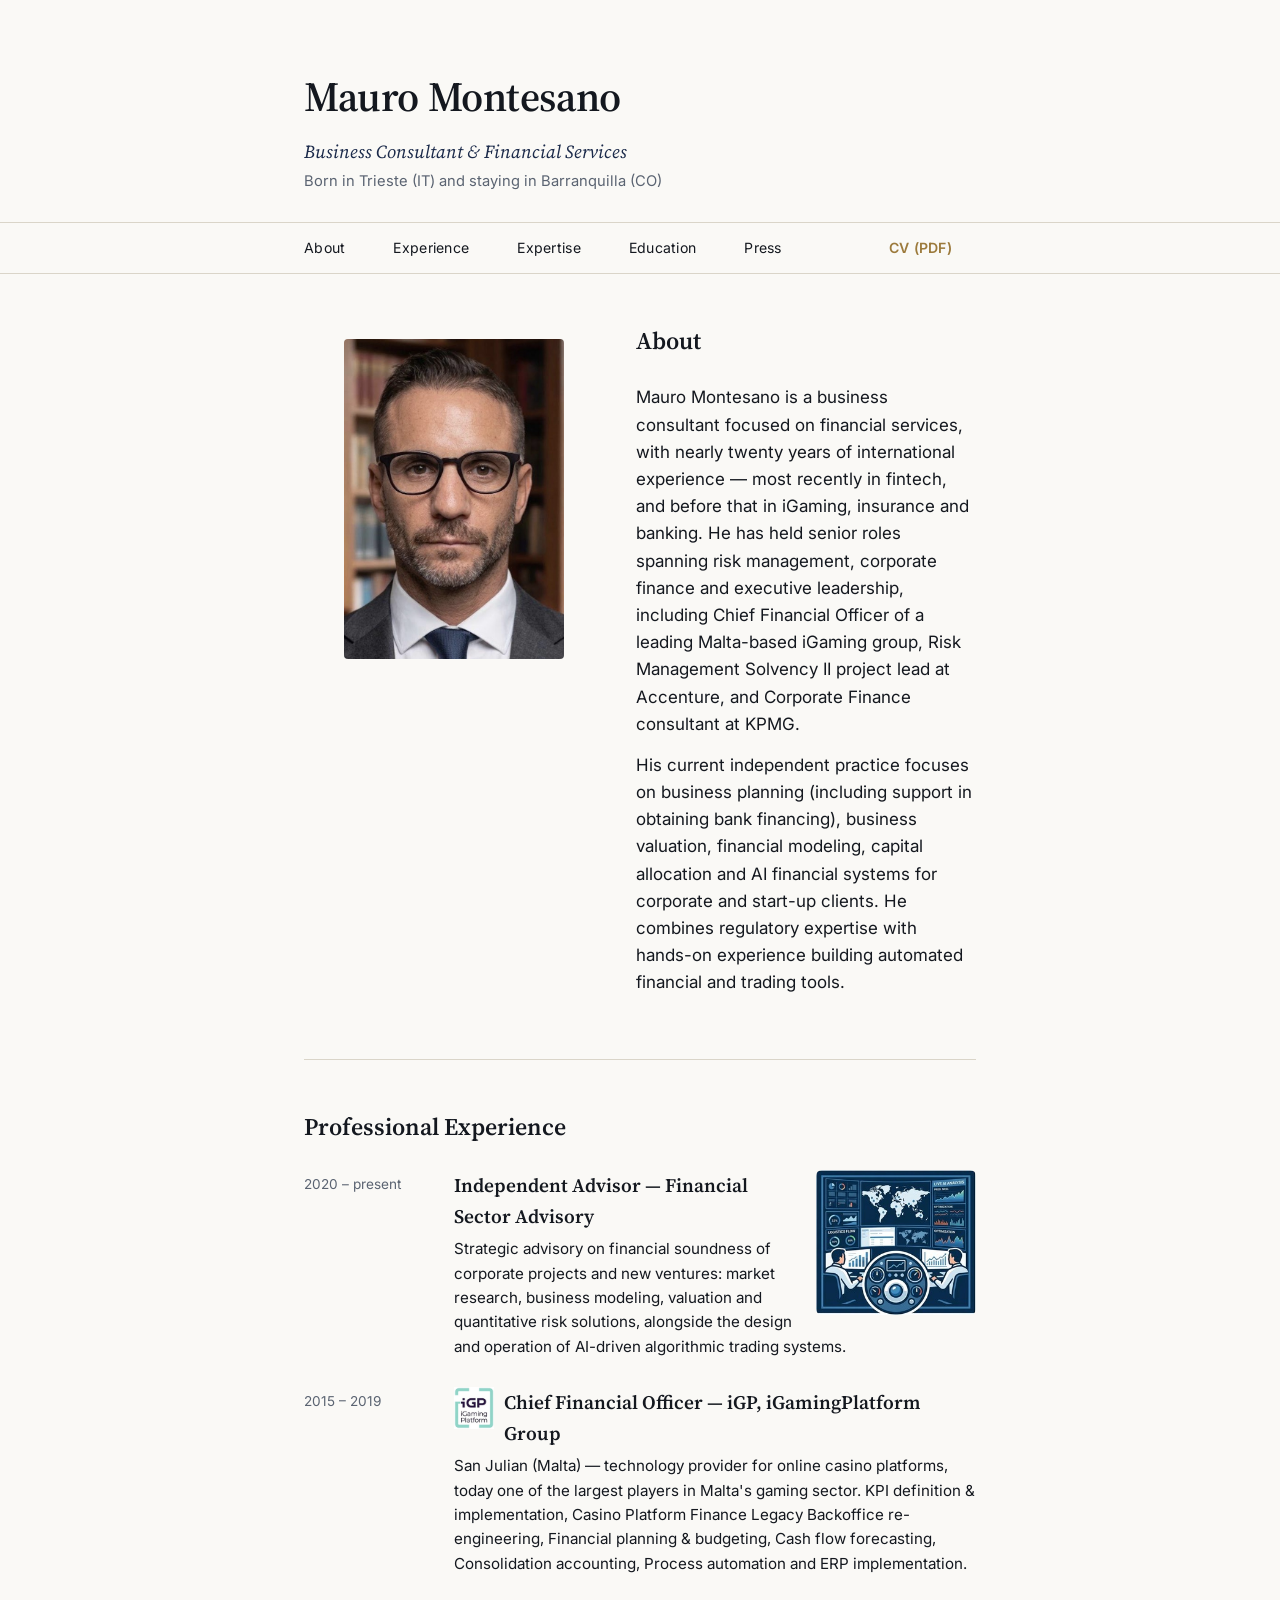
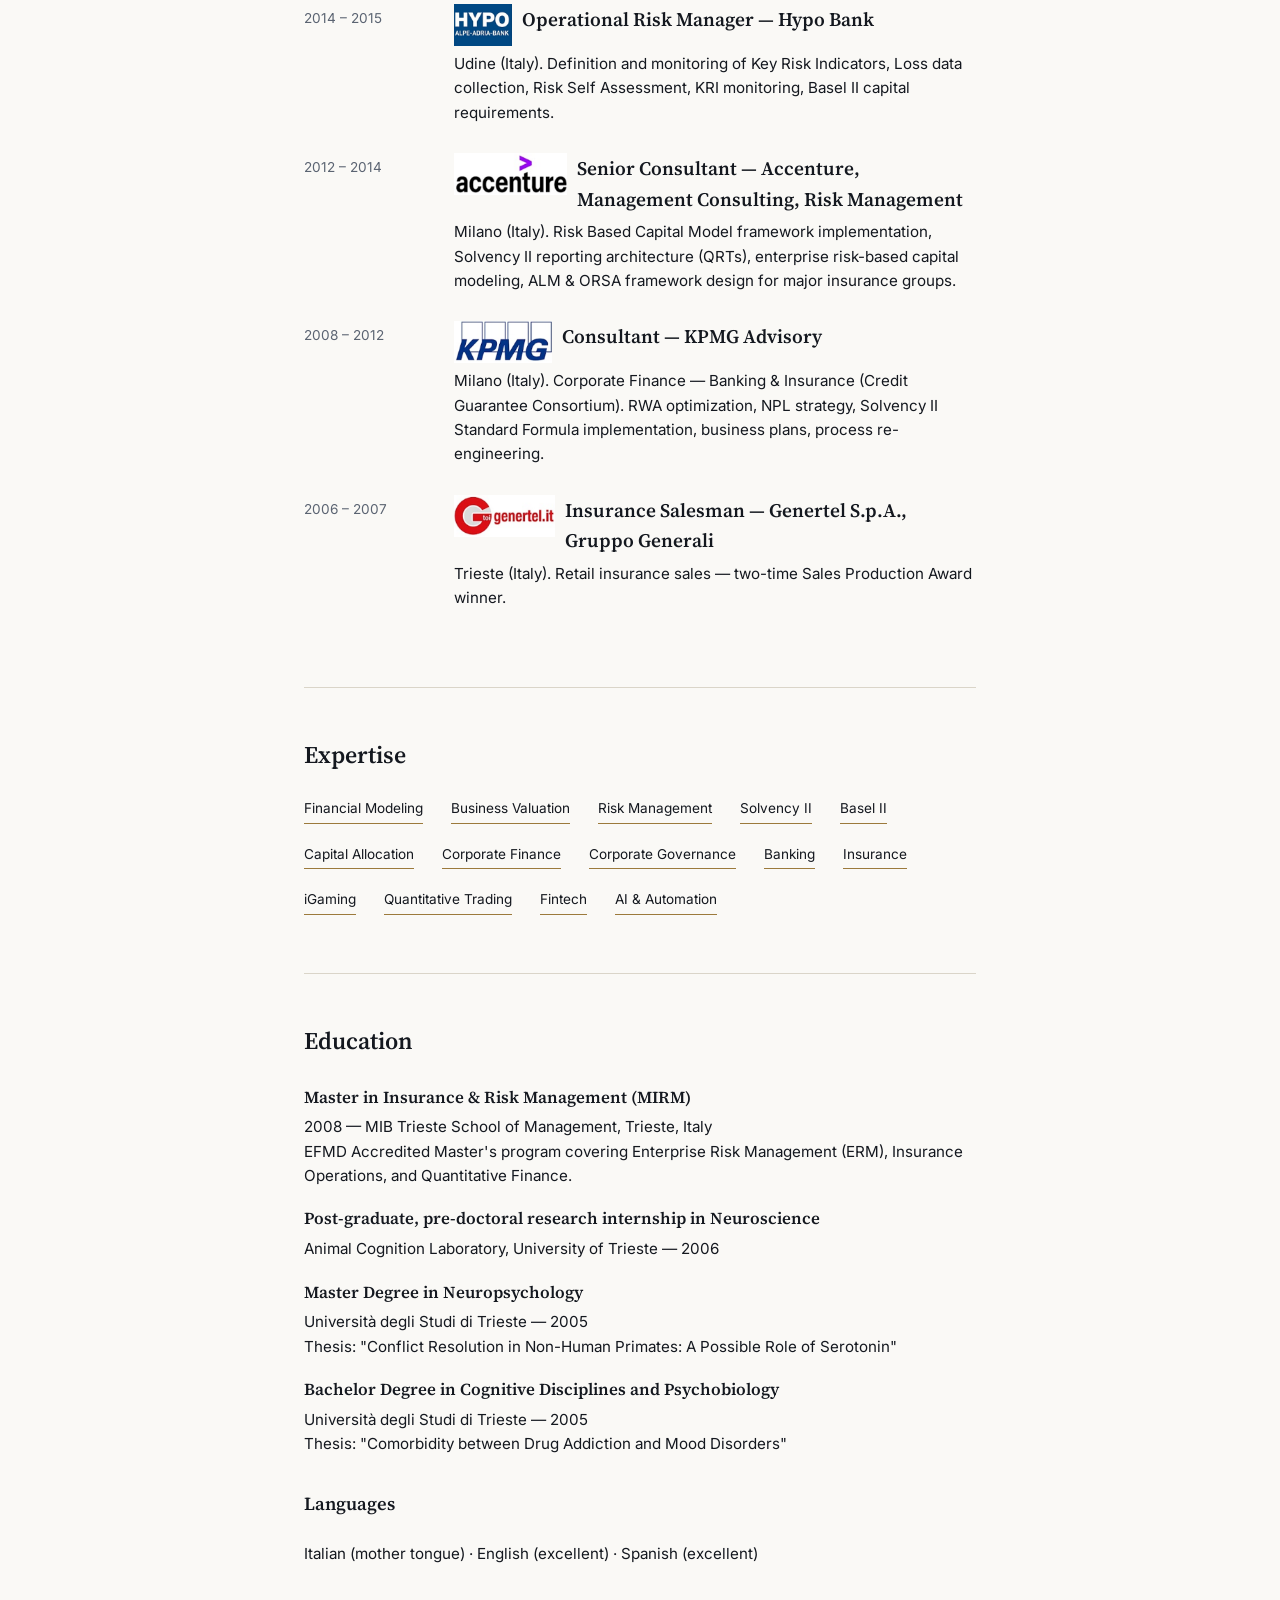
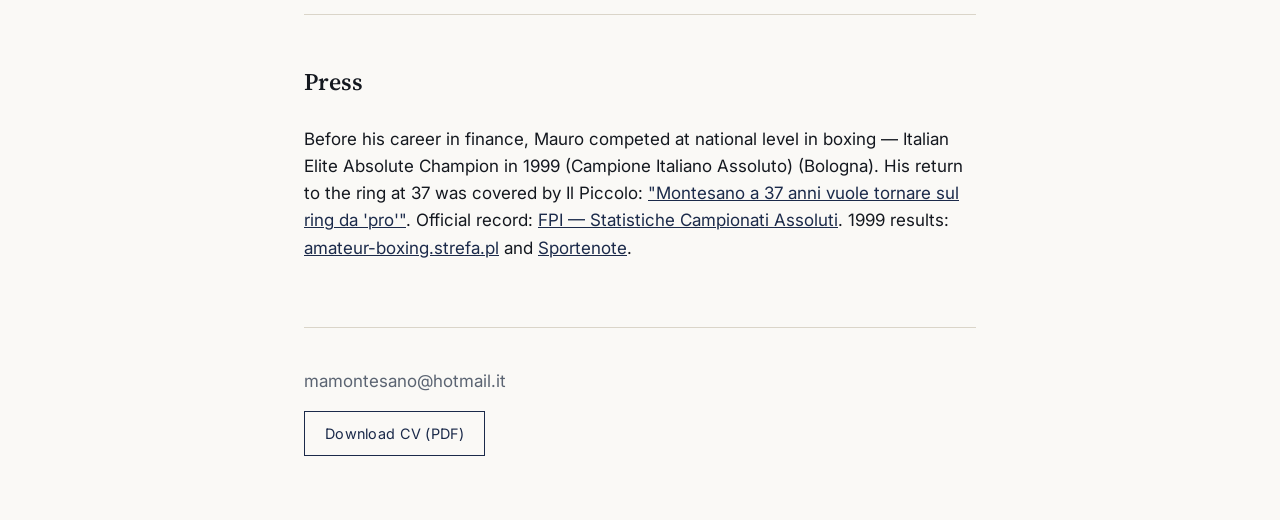
<file: index.html>
<!DOCTYPE html>
<html lang="en">
<head>
<!-- Google tag (gtag.js) -->
<script async src="https://www.googletagmanager.com/gtag/js?id=G-VWJ1W73FJ3"></script>
<script>
  window.dataLayer = window.dataLayer || [];
  function gtag(){dataLayer.push(arguments);}
  gtag('js', new Date());

  gtag('config', 'G-VWJ1W73FJ3');
</script>
<meta charset="UTF-8">
<meta name="viewport" content="width=device-width, initial-scale=1.0">
<title>Mauro Montesano | Financial Services &amp; Business Consultant</title>
<meta name="description" content="Mauro Montesano is a financial services and business consultant specializing in banking, insurance, financial modeling, risk management, valuation, capital allocation and fintech.">
<link rel="canonical" href="https://mauromontesano.com/">
<meta property="og:type" content="profile">
<meta property="og:title" content="Mauro Montesano | Financial Services & Business Consultant">
<meta property="og:description" content="Business consultant specializing in banking, insurance, financial modeling, risk management, valuation, capital allocation and fintech.">
<meta property="og:image" content="https://mauromontesano.com/mauro-photo.jpg">
<meta property="og:url" content="https://mauromontesano.com/">
<link rel="preconnect" href="https://fonts.googleapis.com">
<link rel="preconnect" href="https://fonts.gstatic.com" crossorigin>
<link href="https://fonts.googleapis.com/css2?family=Source+Serif+4:opsz,wght@8..60,400;8..60,600;8..60,700&family=Inter:wght@400;500;600&display=swap" rel="stylesheet">
<link rel="stylesheet" href="style.css">
<script type="application/ld+json">
{
  "@context": "https://schema.org",
  "@type": "Person",
  "name": "Mauro Montesano",
  "jobTitle": "Financial Services & Business Consultant",
  "url": "https://mauromontesano.com/",
  "image": "https://mauromontesano.com/mauro-photo.jpg",
  "email": "mailto:mamontesano@hotmail.it",
  "address": {
    "@type": "PostalAddress",
    "addressLocality": "Barranquilla",
    "addressCountry": "CO"
  },
  "birthPlace": "Trieste, Italy",
  "alumniOf": [
    {"@type": "CollegeOrUniversity", "name": "MIB School of Management"},
    {"@type": "CollegeOrUniversity", "name": "Università degli Studi di Trieste"}
  ],
  "worksFor": {
    "@type": "Organization",
    "name": "Independent Advisor"
  },
  "knowsAbout": ["Banking", "Insurance", "Financial Modeling", "Risk Management", "Solvency II", "Capital Allocation", "Corporate Finance", "iGaming", "Quantitative Trading", "Fintech"],
  "sameAs": [
    "https://www.ilpiccolo.it/sport/montesano-a-37-anni-vuole-tornare-sul-ring-da-pro-gf940ly8"
  ]
}
</script>
</head>
<body>

<header class="site-header">
  <div class="wrap">
    <h1>Mauro Montesano</h1>
    <p class="tagline">Business Consultant &amp; Financial Services</p>
    <p class="location">Born in Trieste (IT) and staying in Barranquilla (CO)</p>
  </div>
</header>

<nav class="site-nav">
  <div class="wrap">
    <a href="#about">About</a>
    <a href="#experience">Experience</a>
    <a href="#expertise">Expertise</a>
    <a href="#education">Education</a>
    <a href="#press">Press</a>
    <a href="Mauro_Montesano_CV.pdf">CV (PDF)</a>
  </div>
</nav>

<main class="wrap">

  <section id="about" class="section about">
    <figure class="portrait">
      <img src="mauro-photo.jpg" alt="Portrait of Mauro Montesano" width="240" height="240">
    </figure>
    <div class="about-text">
      <h2>About</h2>
      <p>Mauro Montesano is a business consultant focused on financial services, with nearly twenty years of international experience — most recently in fintech, and before that in iGaming, insurance and banking. He has held senior roles spanning risk management, corporate finance and executive leadership, including Chief Financial Officer of a leading Malta-based iGaming group, Risk Management Solvency II project lead at Accenture, and Corporate Finance consultant at KPMG.</p>
      <p>His current independent practice focuses on business planning (including support in obtaining bank financing), business valuation, financial modeling, capital allocation and AI financial systems for corporate and start-up clients. He combines regulatory expertise with hands-on experience building automated financial and trading tools.</p>
    </div>
  </section>

  <section id="experience" class="section">
    <h2>Professional Experience</h2>

    <article class="role">
      <div class="role-meta">
        <span class="dates">2020 – present</span>
      </div>
      <div class="role-body">
        <img class="advisor-banner" src="advisor-banner.jpg" alt="Independent advisory illustration">
        <h3>Independent Advisor — Financial Sector Advisory</h3>
        <p class="role-sub">Strategic advisory on financial soundness of corporate projects and new ventures: market research, business modeling, valuation and quantitative risk solutions, alongside the design and operation of AI-driven algorithmic trading systems.</p>
      </div>
    </article>

    <article class="role">
      <div class="role-meta"><span class="dates">2015 – 2019</span></div>
      <div class="role-body">
        <div class="role-header"><img class="company-logo" src="igp.png" alt="iGP logo"><h3>Chief Financial Officer — iGP, iGamingPlatform Group</h3></div>
        <p class="role-sub">San Julian (Malta) — technology provider for online casino platforms, today one of the largest players in Malta's gaming sector. KPI definition &amp; implementation, Casino Platform Finance Legacy Backoffice re-engineering, Financial planning &amp; budgeting, Cash flow forecasting, Consolidation accounting, Process automation and ERP implementation.</p>
      </div>
    </article>

    <article class="role">
      <div class="role-meta"><span class="dates">2014 – 2015</span></div>
      <div class="role-body">
        <div class="role-header"><img class="company-logo" src="hypo.png" alt="Hypo Alpe-Adria-Bank logo"><h3>Operational Risk Manager — Hypo Bank</h3></div>
        <p class="role-sub">Udine (Italy). Definition and monitoring of Key Risk Indicators, Loss data collection, Risk Self Assessment, KRI monitoring, Basel II capital requirements.</p>
      </div>
    </article>

    <article class="role">
      <div class="role-meta"><span class="dates">2012 – 2014</span></div>
      <div class="role-body">
        <div class="role-header"><img class="company-logo" src="accenture.png" alt="Accenture logo"><h3>Senior Consultant — Accenture, Management Consulting, Risk Management</h3></div>
        <p class="role-sub">Milano (Italy). Risk Based Capital Model framework implementation, Solvency II reporting architecture (QRTs), enterprise risk-based capital modeling, ALM &amp; ORSA framework design for major insurance groups.</p>
      </div>
    </article>

    <article class="role">
      <div class="role-meta"><span class="dates">2008 – 2012</span></div>
      <div class="role-body">
        <div class="role-header"><img class="company-logo" src="kpmg.png" alt="KPMG logo"><h3>Consultant — KPMG Advisory</h3></div>
        <p class="role-sub">Milano (Italy). Corporate Finance — Banking &amp; Insurance (Credit Guarantee Consortium). RWA optimization, NPL strategy, Solvency II Standard Formula implementation, business plans, process re-engineering.</p>
      </div>
    </article>

    <article class="role">
      <div class="role-meta"><span class="dates">2006 – 2007</span></div>
      <div class="role-body">
        <div class="role-header"><img class="company-logo" src="genertel.png" alt="Genertel logo"><h3>Insurance Salesman — Genertel S.p.A., Gruppo Generali</h3></div>
        <p class="role-sub">Trieste (Italy). Retail insurance sales — two-time Sales Production Award winner.</p>
      </div>
    </article>
  </section>

  <section id="expertise" class="section">
    <h2>Expertise</h2>
    <ul class="tag-list">
      <li>Financial Modeling</li>
      <li>Business Valuation</li>
      <li>Risk Management</li>
      <li>Solvency II</li>
      <li>Basel II</li>
      <li>Capital Allocation</li>
      <li>Corporate Finance</li>
      <li>Corporate Governance</li>
      <li>Banking</li>
      <li>Insurance</li>
      <li>iGaming</li>
      <li>Quantitative Trading</li>
      <li>Fintech</li>
      <li>AI &amp; Automation</li>
    </ul>
  </section>

  <section id="education" class="section">
    <h2>Education</h2>
    <article class="edu">
      <h3>Master in Insurance &amp; Risk Management (MIRM)</h3>
      <p class="role-sub">2008 — MIB Trieste School of Management, Trieste, Italy</p>
      <p class="role-sub">EFMD Accredited Master's program covering Enterprise Risk Management (ERM), Insurance Operations, and Quantitative Finance.</p>
    </article>
    <article class="edu">
      <h3>Post-graduate, pre-doctoral research internship in Neuroscience</h3>
      <p class="role-sub">Animal Cognition Laboratory, University of Trieste — 2006</p>
    </article>
    <article class="edu">
      <h3>Master Degree in Neuropsychology</h3>
      <p class="role-sub">Università degli Studi di Trieste — 2005</p>
      <p class="role-sub">Thesis: "Conflict Resolution in Non-Human Primates: A Possible Role of Serotonin"</p>
    </article>
    <article class="edu">
      <h3>Bachelor Degree in Cognitive Disciplines and Psychobiology</h3>
      <p class="role-sub">Università degli Studi di Trieste — 2005</p>
      <p class="role-sub">Thesis: "Comorbidity between Drug Addiction and Mood Disorders"</p>
    </article>
    <h2 class="sub-h2">Languages</h2>
    <p class="role-sub">Italian (mother tongue) · English (excellent) · Spanish (excellent)</p>
  </section>

  <section id="press" class="section">
    <h2>Press</h2>
    <p>Before his career in finance, Mauro competed at national level in boxing — Italian Elite Absolute Champion in 1999 (Campione Italiano Assoluto) (Bologna). His return to the ring at 37 was covered by Il Piccolo: <a href="https://www.ilpiccolo.it/sport/montesano-a-37-anni-vuole-tornare-sul-ring-da-pro-gf940ly8" target="_blank" rel="noopener">"Montesano a 37 anni vuole tornare sul ring da 'pro'"</a>. Official record: <a href="https://www.fpi.it/pugilato-olimpico/statistiche-campionati-assoluti.html" target="_blank" rel="noopener">FPI — Statistiche Campionati Assoluti</a>. 1999 results: <a href="https://amateur-boxing.strefa.pl/1999Results.html" target="_blank" rel="noopener">amateur-boxing.strefa.pl</a> and <a href="https://www.sportenote.com/news_e.asp?da=54&id=10933" target="_blank" rel="noopener">Sportenote</a>.</p>
  </section>

</main>

<footer class="site-footer">
  <div class="wrap">
    <p>mamontesano@hotmail.it</p>
    <a class="cv-button" href="Mauro_Montesano_CV.pdf">Download CV (PDF)</a>
  </div>
</footer>

</body>
</html>
</file>
<file: style.css>
:root {
  --paper: #FAF9F6;
  --ink: #14181F;
  --navy: #1B2A4A;
  --brass: #9C7A3C;
  --muted: #5B6472;
  --rule: #DAD5C9;
  --serif: "Source Serif 4", Georgia, serif;
  --sans: "Inter", -apple-system, BlinkMacSystemFont, sans-serif;
}

* { box-sizing: border-box; }

body {
  margin: 0;
  background: var(--paper);
  color: var(--ink);
  font-family: var(--sans);
  font-size: 17px;
  line-height: 1.6;
}

.wrap {
  max-width: 720px;
  margin: 0 auto;
  padding: 0 24px;
}

a { color: var(--navy); }
a:hover { color: var(--brass); }

.site-header {
  padding: 64px 0 28px;
  border-bottom: 1px solid var(--rule);
}
.site-header h1 {
  font-family: var(--serif);
  font-weight: 600;
  font-size: 2.6rem;
  margin: 0 0 6px;
  letter-spacing: -0.01em;
}
.tagline {
  font-family: var(--serif);
  font-style: italic;
  font-size: 1.15rem;
  color: var(--navy);
  margin: 0 0 4px;
}
.location {
  font-size: 0.92rem;
  color: var(--muted);
  margin: 0;
}

.site-nav {
  border-bottom: 1px solid var(--rule);
  background: var(--paper);
  position: sticky;
  top: 0;
}
.site-nav .wrap {
  display: flex;
  gap: 24px;
  padding: 14px 24px;
  flex-wrap: wrap;
}
.site-nav a {
  font-size: 0.88rem;
  text-decoration: none;
  color: var(--ink);
  letter-spacing: 0.02em;
  margin-right: 24px;
}
.site-nav a:last-child {
  margin-left: auto;
  color: var(--brass);
  font-weight: 600;
}

.section {
  padding: 48px 0;
  border-bottom: 1px solid var(--rule);
}
.section h2 {
  font-family: var(--serif);
  font-size: 1.5rem;
  font-weight: 600;
  margin: 0 0 24px;
}
.sub-h2 {
  margin-top: 32px !important;
  font-size: 1.15rem !important;
}

.about {
  display: flex;
  gap: 32px;
  align-items: flex-start;
}
.portrait img {
  width: 220px;
  height: 320px;
  object-fit: cover;
  object-position: center 15%;
  border-radius: 4px;
  filter: grayscale(15%);
}
.about-text h2 { margin-top: 0; }
.about-text p { margin: 0 0 14px; }

.role {
  display: grid;
  grid-template-columns: 130px 1fr;
  gap: 20px;
  margin-bottom: 28px;
}
.role .dates {
  font-size: 0.85rem;
  color: var(--muted);
  white-space: nowrap;
  padding-top: 3px;
}
.role h3 {
  font-family: var(--serif);
  font-size: 1.2rem;
  font-weight: 600;
  margin: 0 0 6px;
}
.role-header {
  display: flex;
  align-items: flex-start;
  gap: 10px;
  margin: 0 0 6px;
}
.role-header h3 {
  margin: 0;
}
.company-logo {
  height: 42px;
  width: auto;
  max-width: 150px;
  object-fit: contain;
  flex-shrink: 0;
}
.advisor-banner {
  width: 160px;
  height: auto;
  border-radius: 6px;
  float: right;
  margin: 0 0 10px 16px;
}
.role-sub {
  margin: 0;
  color: var(--ink);
  font-size: 0.95rem;
}

.edu h3 {
  font-family: var(--serif);
  font-size: 1.05rem;
  font-weight: 600;
  margin: 0 0 4px;
}
.edu { margin-bottom: 18px; }

.tag-list {
  list-style: none;
  margin: 0;
  padding: 0;
  display: flex;
  flex-wrap: wrap;
  gap: 10px 14px;
}
.tag-list li {
  font-size: 0.85rem;
  padding-bottom: 3px;
  margin: 0 14px 10px 0;
  border-bottom: 1px solid var(--brass);
  color: var(--ink);
}

.site-footer {
  padding: 40px 0 64px;
}
.site-footer p {
  margin: 0 0 16px;
  color: var(--muted);
}
.cv-button {
  display: inline-block;
  padding: 10px 20px;
  border: 1px solid var(--navy);
  color: var(--navy);
  text-decoration: none;
  font-size: 0.9rem;
  letter-spacing: 0.02em;
}
.cv-button:hover {
  background: var(--navy);
  color: var(--paper);
}

@media (max-width: 600px) {
  .about { flex-direction: column; }
  .role { grid-template-columns: 1fr; gap: 4px; }
  .site-header h1 { font-size: 2rem; }
}
</file>
